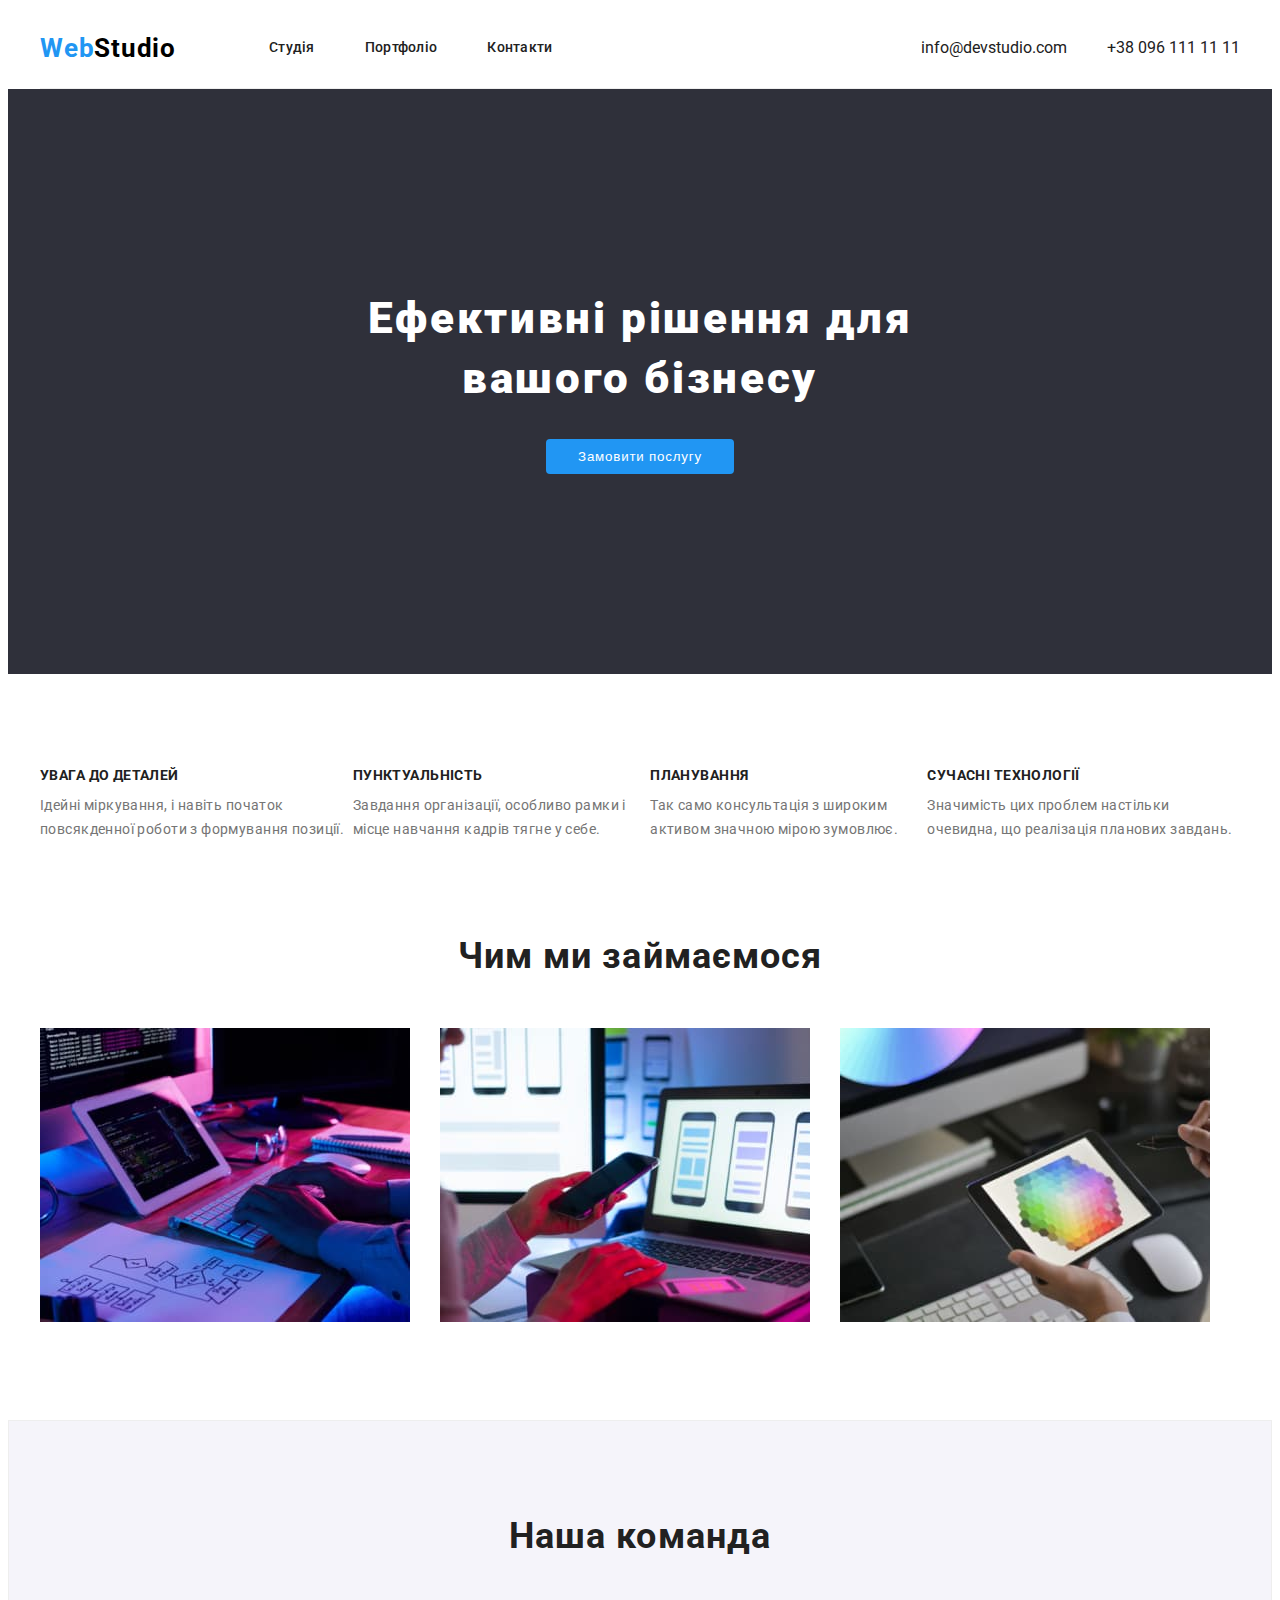
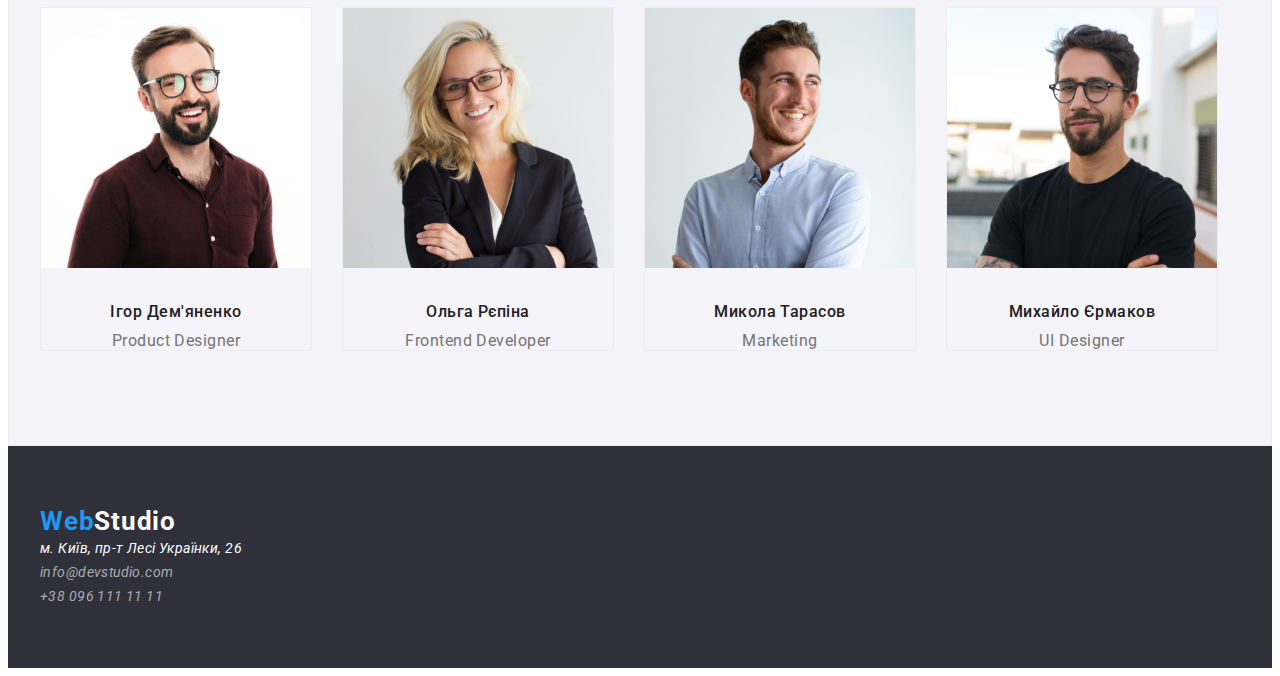
<file: index.html>
<!DOCTYPE html>
<html lang="uk">
  <head>
    <meta charset="UTF-8" />
    <meta http-equiv="X-UA-Compatible" content="IE=edge" />
    <meta name="viewport" content="width=device-width, initial-scale=1.0" />
    <title>Document</title>
    <link rel="preconnect" href="https://fonts.googleapis.com" />
    <link rel="preconnect" href="https://fonts.gstatic.com" crossorigin />
    <link
      href="https://fonts.googleapis.com/css2?family=Raleway:wght@700&family=Roboto:wght@400;500;700;900&display=swap"
      rel="stylesheet"
    />
    <link
      rel="stylesheet"
      href="https://cdnjs.cloudflare.com/ajax/libs/modern-normalize/1.1.0/modern-normalize.min.css"
      integrity="sha512-wpPYUAdjBVSE4KJnH1VR1HeZfpl1ub8YT/NKx4PuQ5NmX2tKuGu6U/JRp5y+Y8XG2tV+wKQpNHVUX03MfMFn9Q=="
      crossorigin="anonymous"
      referrerpolicy="no-referrer"
    />
    <link rel="stylesheet" href="./css/style.css" />
  </head>
  <body>
    <div class="container">
      <header class="header main-nav">
        <a href="" class="logo"> Web<span class="logo">Studio</span> </a>
        <nav>
          <ul class="site-nav list">
            <li class="item"><a href="" class="link">Студія</a></li>
            <li class="item">
              <a href="./portfolio.html" class="link">Портфоліо</a>
            </li>
            <li class="item"><a href="" class="link">Контакти</a></li>
          </ul>
        </nav>
        <ul class="auth-nav list">
          <li class="item">
            <a href="mailto:info@devstudio.com" class="link"
              >info@devstudio.com</a
            >
          </li>
          <li class="item">
            <a href="tel:+380961111111" class="link">+38 096 111 11 11</a>
          </li>
        </ul>
      </header>
    </div>
    <main>
      <div>
        <section class="hero">
          <h1 class="hero-title list">
            Ефективні рішення для <br />вашого бізнесу
          </h1>
          <button type="button" class="hero-btn">Замовити послугу</button>
        </section>

        <section class="section">
          <div class="container">
            <h2 class="section-title visually-hidden">Наші переваги</h2>
            <ul class="features list">
              <li>
                <h3 class="title">УВАГА ДО ДЕТАЛЕЙ</h3>
                <p class="title-text item">
                  Ідейні міркування, і навіть початок повсякденної роботи з
                  формування позиції.
                </p>
              </li>
              <li>
                <h3 class="title">ПУНКТУАЛЬНІСТЬ</h3>
                <p class="title-text item">
                  Завдання організації, особливо рамки і місце навчання кадрів
                  тягне у себе.
                </p>
              </li>
              <li>
                <h3 class="title">ПЛАНУВАННЯ</h3>
                <p class="title-text item">
                  Так само консультація з широким активом значною мірою
                  зумовлює.
                </p>
              </li>
              <li>
                <h3 class="title">СУЧАСНІ ТЕХНОЛОГІЇ</h3>
                <p class="title-text item">
                  Значимість цих проблем настільки очевидна, що реалізація
                  планових завдань.
                </p>
              </li>
            </ul>
          </div>
        </section>
        <section class="section padding-top">
          <div class="container">
          <h2 class="section-title">Чим ми займаємося</h2>
          <ul class="list work-list">
            <li class="item">
              <img src="./images/1.jpg" alt="coding" width="370" />
            </li>
            <li class="item">
              <img src="./images/2.jpg" alt="work" width="370" />
            </li>
            <li class="item">
              <img src="./images/3.jpg" alt="3D Designer" width="370" />
            </li>
          </ul>
        </section>
      </div>
        <section class="section bckg">
          <div class="container">
          <h2 class="section-title">Наша команда</h2>
          <ul class="our-team list">
            <li class="item">
              <img
                src="./images/team-igor (1).jpg"
                alt="our team"
                width="270"
              />
              <h3 class="team-manager">Ігор Дем'яненко</h3>
              <p class="team-title">Product Designer</p>
            </li>
            <li class="item">
              <img
                src="./images/team-olga (1).jpg"
                alt="our team"
                width="270"
              />
              <h3 class="team-manager">Ольга Рєпіна</h3>
              <p class="team-title">Frontend Developer</p>
            </li>
            <li class="item">
              <img
                src="./images/team-mikola (1).jpg"
                alt="our team"
                width="270"
              />
              <h3 class="team-manager">Микола Тарасов</h3>
              <p class="team-title">Marketing</p>
            </li>
            <li class="item">
              <img
                src="./images/team-mihailo (1).jpg"
                alt="our team"
                width="270"
              />
              <h3 class="team-manager">Михайло Єрмаков</h3>
              <p class="team-title">UI Designer</p>
            </li>
          </ul>
          </div>
        </section>
      </div>
    </main>
    <footer class="footer">
      <div class="container">
      <a href="" class="logo-footer">
        Web<span class="logo-footer">Studio</span>
      </a>
      <address>
        <ul class="list">
          <li>
            <a
              href="https://goo.gl/maps/Df2km93PfEb9xTwm8"
              target="_blank"
              rel="noopener noreferrer nofollow"
              class="footer-address"
              >м. Київ, пр-т Лесі Українки, 26</a
            >
          </li>

          <li>
            <a href="mailto:info@devstudio.com" class="footer-mail"
              >info@devstudio.com</a
            >
          </li>
          <li>
            <a href="tel:+380961111111" class="footer-tel">+38 096 111 11 11</a>
          </li>
        </ul>
      </address>
      </div>
    </footer>
  </body>
</html>
</file>
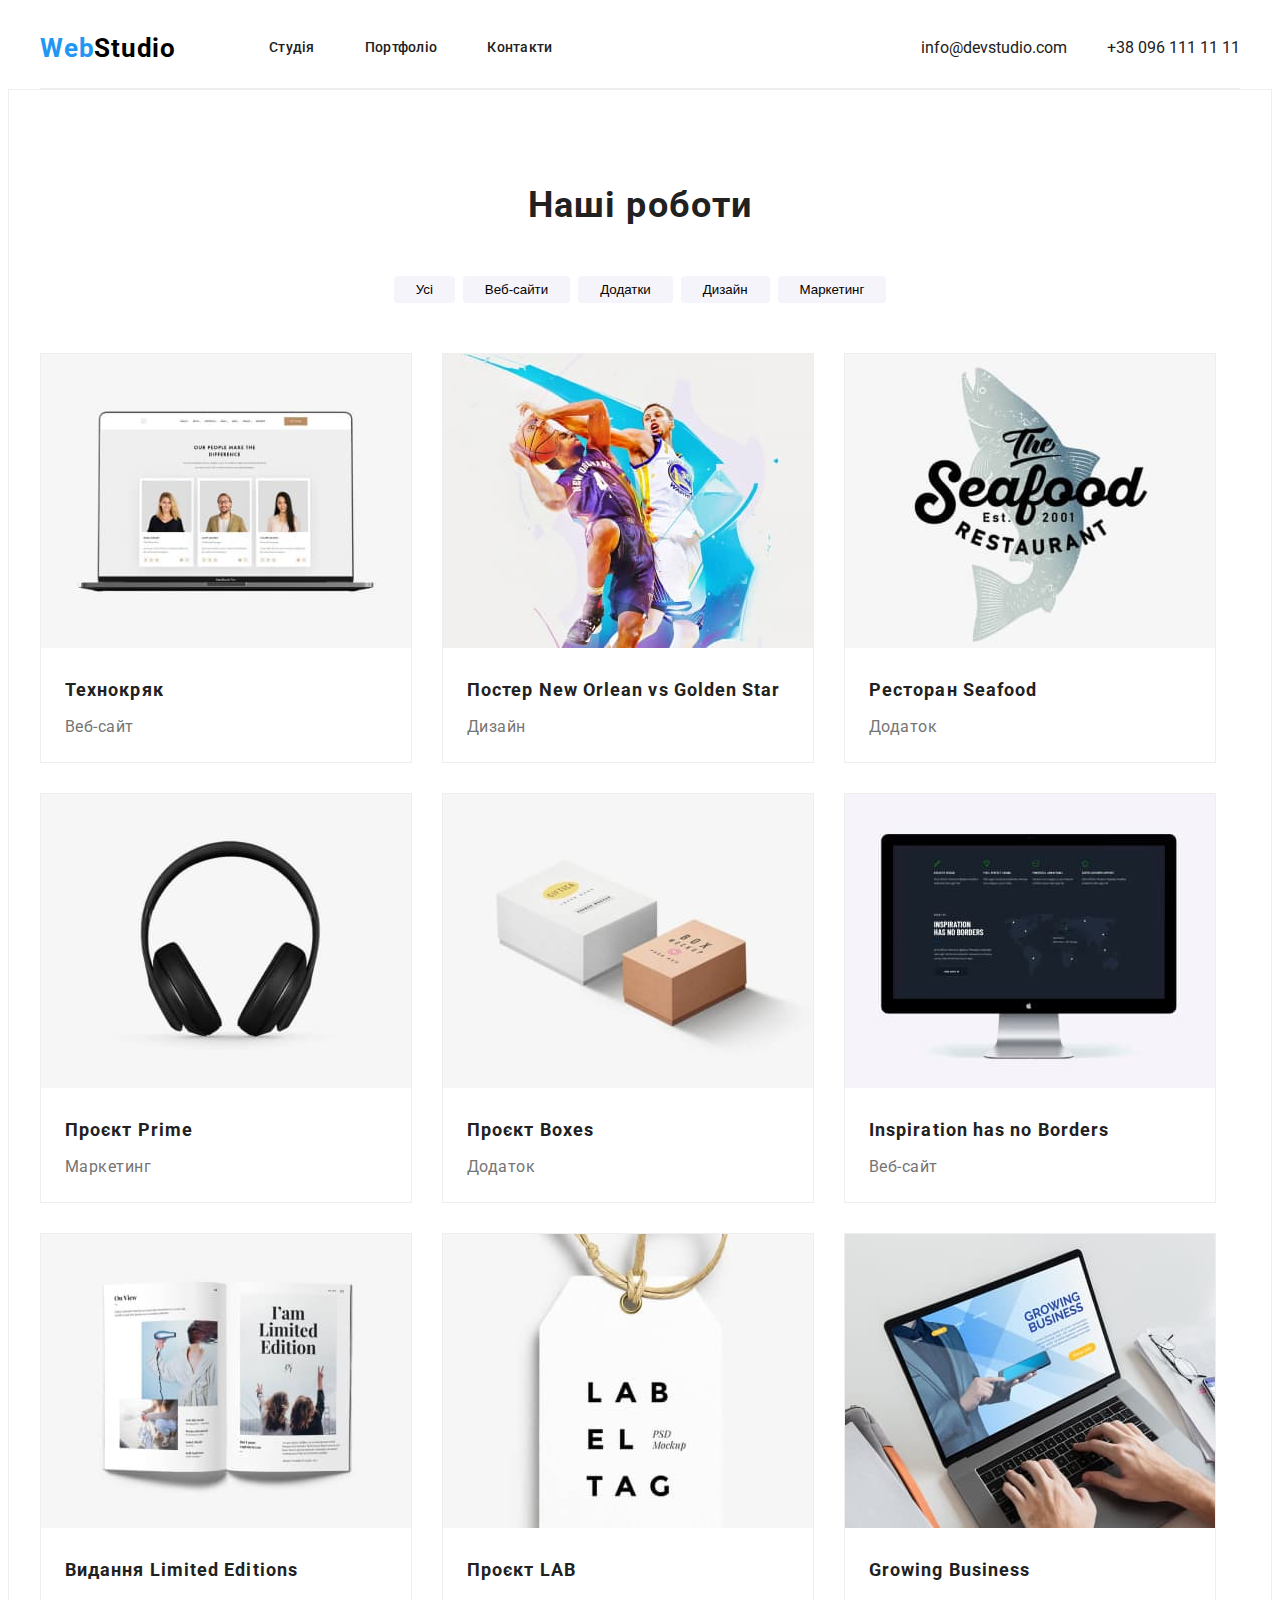
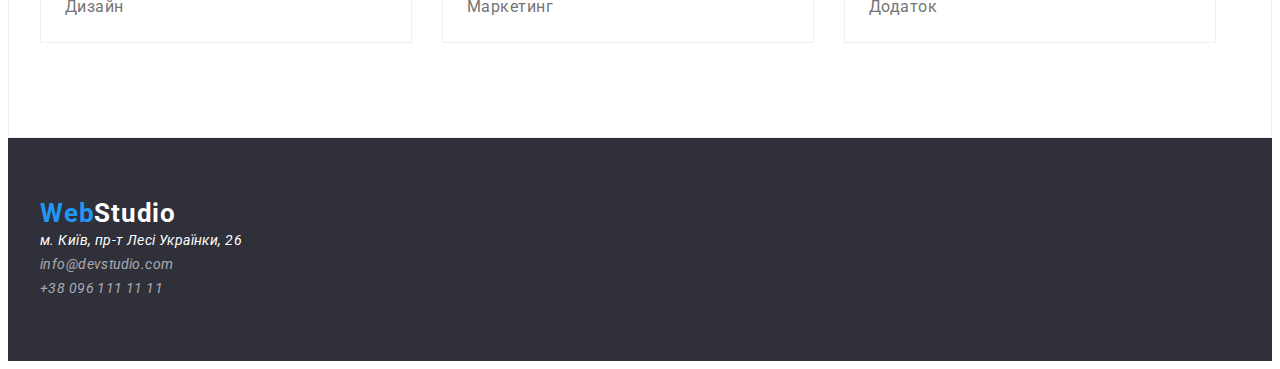
<file: portfolio.html>
<!DOCTYPE html>
<html lang="en">
  <head>
    <meta charset="UTF-8" />
    <meta http-equiv="X-UA-Compatible" content="IE=edge" />
    <meta name="viewport" content="width=device-width, initial-scale=1.0" />
    <title>Document</title>
    <link
      href="https://fonts.googleapis.com/css2?family=Raleway:wght@700&family=Roboto:wght@400;500;700;900&display=swap"
      rel="stylesheet"
    />
    <link
      rel="stylesheet"
      href="https://cdnjs.cloudflare.com/ajax/libs/modern-normalize/1.1.0/modern-normalize.min.css"
      integrity="sha512-wpPYUAdjBVSE4KJnH1VR1HeZfpl1ub8YT/NKx4PuQ5NmX2tKuGu6U/JRp5y+Y8XG2tV+wKQpNHVUX03MfMFn9Q=="
      crossorigin="anonymous"
      referrerpolicy="no-referrer"
    />
    <link rel="stylesheet" href="./css/style.css" />
  </head>
  <body>
    <div class="container">
      <header class="header main-nav">
        <a href="" class="logo"> Web<span class="logo">Studio</span> </a>
        <nav>
          <ul class="site-nav list">
            <li class="item"><a href="./index.html" class="link">Студія</a></li>
            <li class="item">
              <a href="./portfolio.html" class="link">Портфоліо</a>
            </li>
            <li class="item"><a href="" class="link">Контакти</a></li>
          </ul>
        </nav>
        <ul class="auth-nav list">
          <li class="item">
            <a href="mailto:info@devstudio.com" class="link"
              >info@devstudio.com</a
            >
          </li>
          <li class="item">
            <a href="tel:+380961111111" class="link">+38 096 111 11 11</a>
          </li>
        </ul>
      </header>
    </div>
    <main>
      <section class="section border">
        <div class="portfolio-container">
          <h1 class="section-title">Наші роботи</h1>
          <ul class="list flex-btn">
            <li class="item"><button type="button" class="btn">Усі</button></li>
            <li class="item">
              <button type="button" class="btn">Веб-сайти</button>
            </li>
            <li class="item">
              <button type="button" class="btn">Додатки</button>
            </li>
            <li class="item">
              <button type="button" class="btn">Дизайн</button>
            </li>
            <li class="item">
              <button type="button" class="btn">Маркетинг</button>
            </li>
          </ul>
          <ul class="list flex-container">
            <li class="flex-element">
              <a href=""></a>
              <img src="./images/texnocryak.jpg" alt="" />
              <h2 class="title-name">Технокряк</h2>
              <p class="text">Веб-сайт</p>
            </li>
            <li class="flex-element">
              <a href=""></a>
              <img src="./images/neworlean.jpg" alt="" />
              <h2 class="title-name">Постер New Orlean vs Golden Star</h2>
              <p class="text">Дизайн</p>
            </li>
            <li class="flex-element">
              <a href=""></a>
              <img src="./images/seafood.jpg" alt="" />
              <h2 class="title-name">Ресторан Seafood</h2>
              <p class="text">Додаток</p>
            </li>
            <li class="flex-element">
              <a href=""></a>
              <img src="./images/prime.jpg" alt="" />
              <h2 class="title-name">Проєкт Prime</h2>
              <p class="text">Маркетинг</p>
            </li>
            <li class="flex-element">
              <a href=""></a>
              <img src="./images/boxes.jpg" alt="" />
              <h2 class="title-name">Проєкт Boxes</h2>
              <p class="text">Додаток</p>
            </li>
            <li class="flex-element">
              <a href=""></a>
              <img src="./images/Inspiration.jpg" alt="" />
              <h2 class="title-name">Inspiration has no Borders</h2>
              <p class="text">Веб-сайт</p>
            </li>
            <li class="flex-element">
              <a href=""></a>
              <img src="./images/Limited Edition.jpg" alt="" />
              <h2 class="title-name">Видання Limited Editions</h2>
              <p class="text">Дизайн</p>
            </li>
            <li class="flex-element">
              <a href=""></a>
              <img src="./images/lab.jpg" alt="" />
              <h2 class="title-name">Проєкт LAB</h2>
              <p class="text">Маркетинг</p>
            </li>
            <li class="flex-element">
              <a href=""></a>
              <img src="./images/Growing Business.jpg" alt="" />
              <h2 class="title-name">Growing Business</h2>
              <p class="text">Додаток</p>
            </li>
          </ul>
        </div>
      </section>
    </main>
    <footer class="footer">
      <div class="container">
        <a href="" class="logo-footer">
          Web<span class="logo-footer">Studio</span>
        </a>
        <address>
          <ul class="list">
            <li>
              <a
                href="https://goo.gl/maps/Df2km93PfEb9xTwm8"
                target="_blank"
                rel="noopener noreferrer nofollow"
                class="footer-address"
                >м. Київ, пр-т Лесі Українки, 26</a
              >
            </li>

            <li>
              <a href="mailto:info@devstudio.com" class="footer-mail"
                >info@devstudio.com</a
              >
            </li>
            <li>
              <a href="tel:+380961111111" class="footer-tel"
                >+38 096 111 11 11</a
              >
            </li>
          </ul>
        </address>
      </div>
    </footer>
  </body>
</html>
</file>
<file: css/style.css>
body {
  font-family: "Roboto", sans-serif;
  color: #212121;
}

.list {
  padding: 0px;
  margin: 0px;
  list-style: none;
}

a {
  text-decoration: none;
}

p,
h1,
h2,
h3,
h4,
h5,
h6 {
  margin: 0px;
}

ul {
  margin: 0px;
}

.container {
  margin: 0px auto;
  width: 1200px;
  padding-left: 15px;
  padding-right: 15px;
}

/* logo */

a.logo {
  font-weight: 700;
  font-size: 26px;
  line-height: 1.19;
  letter-spacing: 0.03em;
  color: #2196f3;
}

span.logo {
  font-weight: 700;
  font-size: 26px;
  line-height: 1.19;
  letter-spacing: 0.03em;
  color: #000000;
}

.logo:hover,
.logo:focus {
  color: #2196f3;
}

.logo-footer:focus,
.logo-footer:hover {
  color: #2196f3;
}

a.logo-footer {
  font-weight: 700;
  font-size: 26px;
  line-height: 1.19;
  letter-spacing: 0.03em;
  color: #2196f3;
}

span.logo-footer {
  font-weight: 700;
  font-size: 26px;
  line-height: 1.19;
  letter-spacing: 0.03em;
  color: #ffffff;
}

/* header */

.header {
  border-bottom: 1px solid #eeeeee;
}

/* main nav */

.main-nav {
  display: flex;
  align-items: center;
}

/* hero */

.hero {
  padding-top: 200px;
  padding-bottom: 200px;
  text-align: center;
  background: #2f303a;
}

.hero-title {
  font-weight: 900;
  font-size: 44px;
  line-height: 1.36;
  letter-spacing: 0.06em;
  margin-bottom: 30px;
  color: #ffffff;
}

.hero-btn {
  letter-spacing: 0.06em;
  border-radius: 4px;
  padding: 10px 32px;
  background-color: #2196f3;
  color: #ffffff;
  border: 1px transparent;
}

/* visually-hidden */

.visually-hidden {
  position: absolute;
  width: 1px;
  height: 1px;
  margin: -1px;
  border: 0;
  padding: 0;
  white-space: nowrap;
  clip-path: inset(100%);
  clip: rect(0 0 0 0);
  overflow: hidden;
}
/* section */

.section {
  padding-top: 94px;
  padding-bottom: 94px;
}

.section-title {
  margin-bottom: 50px;
}

.padding-top {
  padding-top: 0px;
}

/* site nav */

.site-nav {
  display: flex;
  margin-left: 93px;
}

.site-nav .item:not(:last-child) {
  margin-right: 50px;
}
/* .site-nav .item {
  margin-right: 50px;
} */

.site-nav .link {
  display: block;
  padding-top: 32px;
  padding-bottom: 32px;

  font-weight: 500;
  font-size: 14px;
  line-height: 1.14;
  letter-spacing: 0.02em;
  color: #212121;
}

.site-nav .link:focus,
.site-nav .link:hover {
  color: #2196f3;
}

/* auth-nav */

.auth-nav {
  display: flex;
  margin-left: auto;
}

.auth-nav .item + .item {
  padding-left: 40px;
}

.auth-nav .link:focus,
.auth-nav .link:hover {
  color: #2196f3;
}

.auth-nav .link {
  color: #212121;
}

/* main */
.section-title {
  margin-top: 0px;
  font-weight: 700;
  font-size: 36px;
  line-height: 1.17;
  text-align: center;
  letter-spacing: 0.03em;
  color: #212121;
}

.title {
  margin-bottom: 10px;
}

/* main partfolio */

.border {
  border: 1px solid #eeeeee;
}

.portfolio-container {
  width: 1200px;
  padding-left: 15px;
  padding-right: 15px;
  margin-left: auto;
  margin-right: auto;
}

.flex-btn {
  display: flex;
  flex-wrap: wrap;
  justify-content: center;
  margin-bottom: 50px;
}

.flex-container {
  display: flex;
  flex-wrap: wrap;
}

.flex-element:nth-child(3n) {
  margin-right: 0px;
}

.flex-element:nth-last-child(-n + 3) {
  margin-bottom: 0px;
}

.flex-element {
  border: 1px solid #eeeeee;
  width: 370px;
  margin-bottom: 30px;
  margin-right: 30px;
}

/* our-team */

.team-manager {
  margin-top: 30px;
  text-align: center;
  font-weight: 500;
  font-size: 16px;
  line-height: 1.19;
  letter-spacing: 0.03em;
  margin-bottom: 10px;
}

.team-title {
  text-align: center;
  font-size: 16px;
  line-height: 1.19;
  letter-spacing: 0.03em;
  color: #757575;
}

.our-team {
  display: flex;
}

.our-team .item {
  border: 1px solid #eeeeee;
  border-radius: 0px 0px 4px 4px;
}

.our-team .item + .item {
  margin-left: 30px;
}

.bckg {
  background: #f5f4fa;
  border: 1px solid #eeeeee;
}

/* work-list */

.work-list {
  display: flex;
  flex-wrap: wrap;
}

.work-list .item + .item {
  margin-left: 30px;
}

/* feature */

.features {
  display: flex;
}

.features .item + .item {
  margin-left: 30px;
}

.feature .title {
  color: #212121;
}

.btn:focus,
.btn:hover {
  color: #ffffff;
  background-color: #2196f3;
}

.btn {
  padding: 6px 22px 6px 22px;
  cursor: pointer;
  border: transparent;
  background: #f5f4fa;
  border-radius: 4px;
}

.flex-btn .item + .item {
  margin-left: 8px;
}

.title {
  font-weight: 700;
  font-size: 14px;
  line-height: 1.14;
  letter-spacing: 0.03em;
}

.title-text {
  font-size: 14px;
  line-height: 1.71;
  letter-spacing: 0.03em;
  color: #757575;
}

.title-name {
  margin-top: 20px;
  margin-left: 24px;
  margin-right: 24px;
  font-weight: 700;
  font-size: 18px;
  line-height: 2;
  letter-spacing: 0.06em;
}

.text {
  margin-right: 24px;
  margin-left: 24px;
  margin-bottom: 20px;
  margin-top: 4px;
  font-size: 16px;
  line-height: 1.88;
  letter-spacing: 0.03em;
  color: #757575;
}

/* footer */

.footer {
  padding-top: 60px;
  padding-bottom: 60px;
  background-color: #2f303a;
}

.footer-mail {
  font-size: 14px;
  line-height: 1.71;
  letter-spacing: 0.03em;
  color: rgba(255, 255, 255, 0.6);
}

.footer-tel {
  font-size: 14px;
  line-height: 1.71;
  letter-spacing: 0.03em;
  color: rgba(255, 255, 255, 0.6);
}

.footer-address {
  font-size: 14px;
  line-height: 1.71;
  letter-spacing: 0.03em;
  color: #ffffff;
}
</file>
